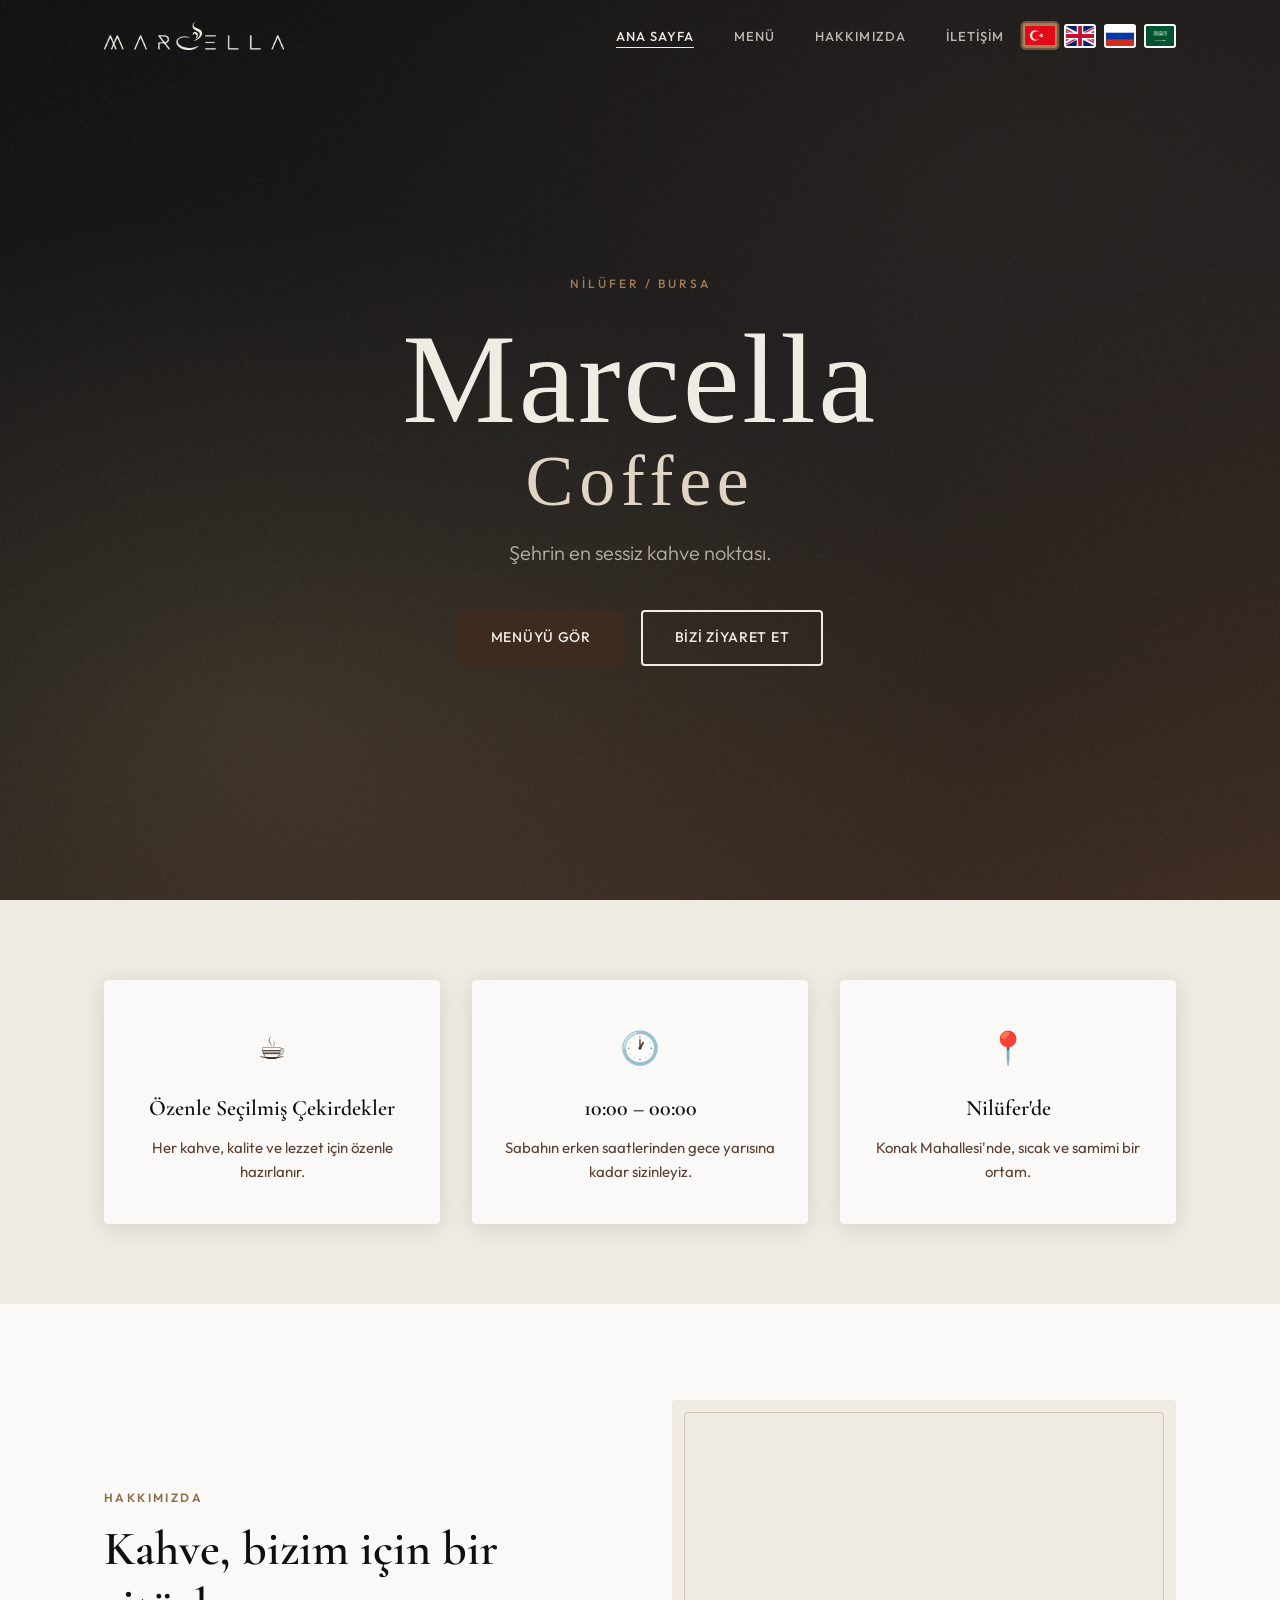
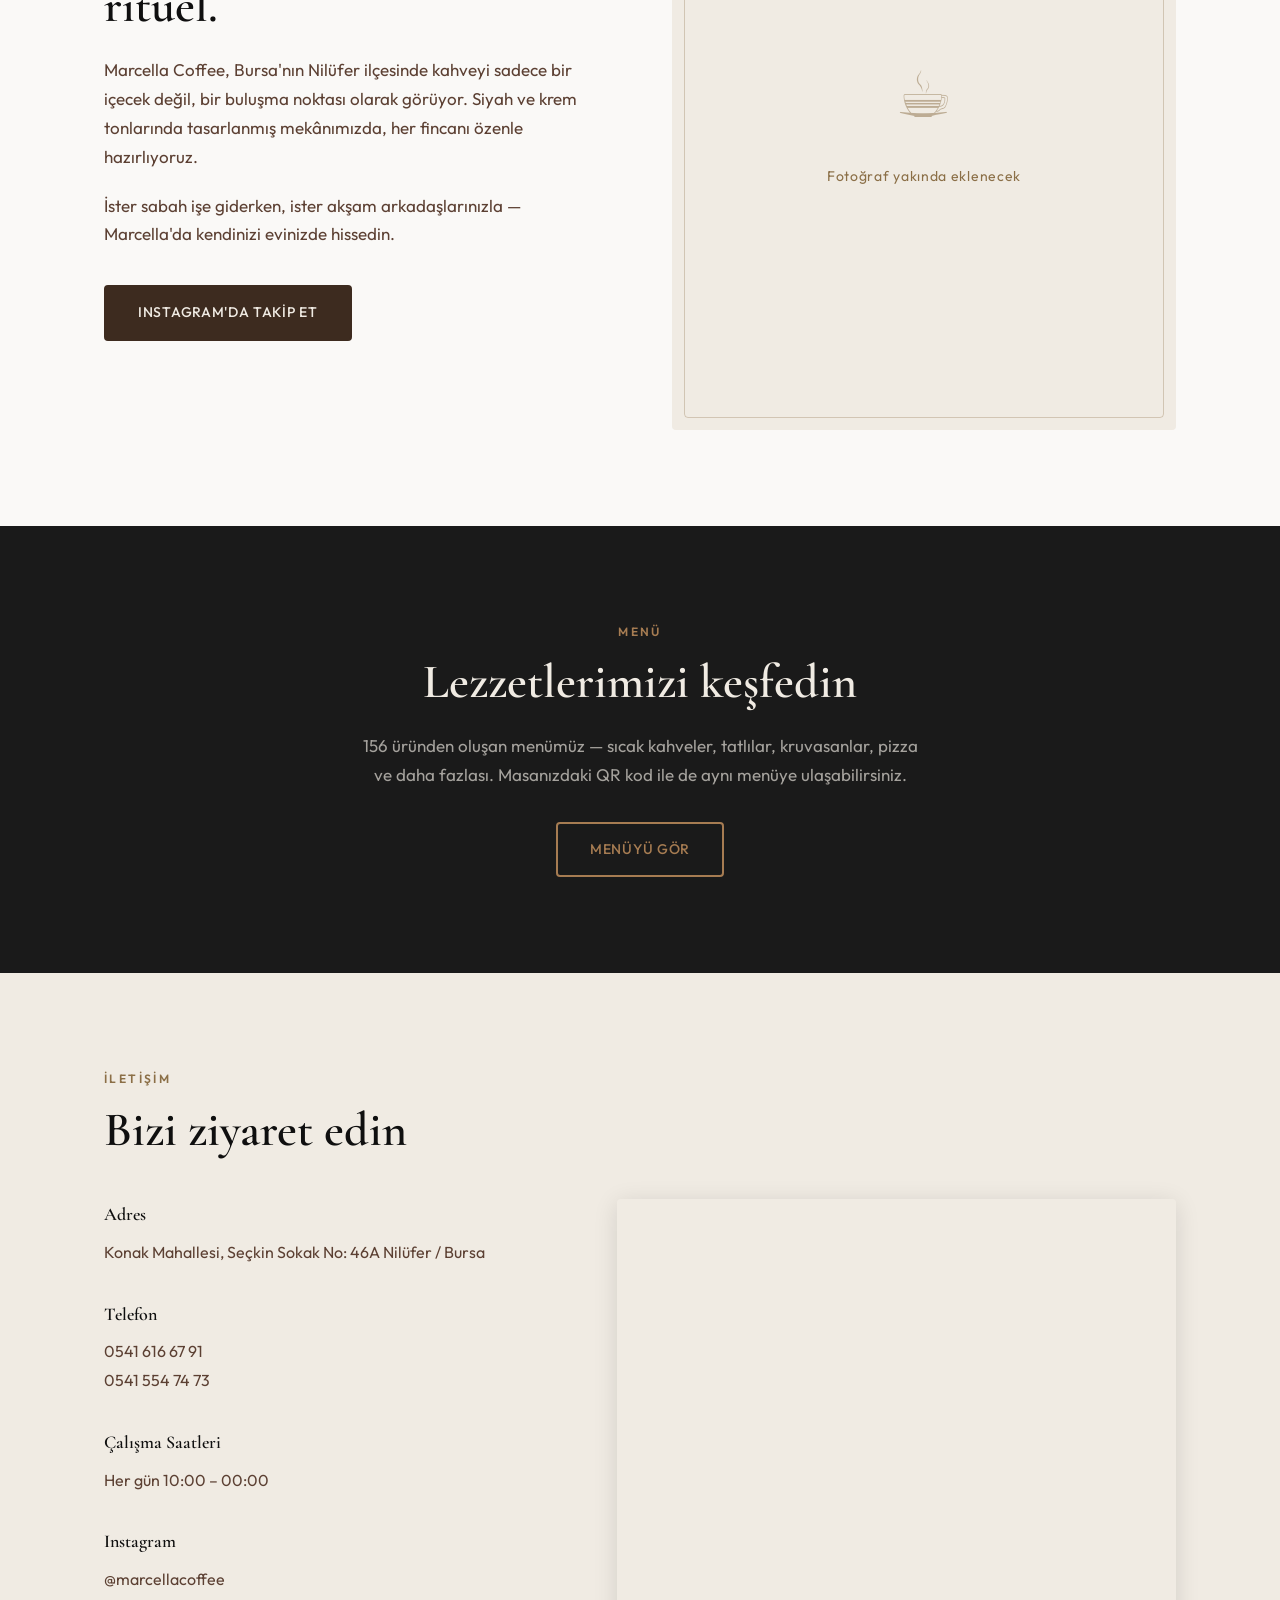
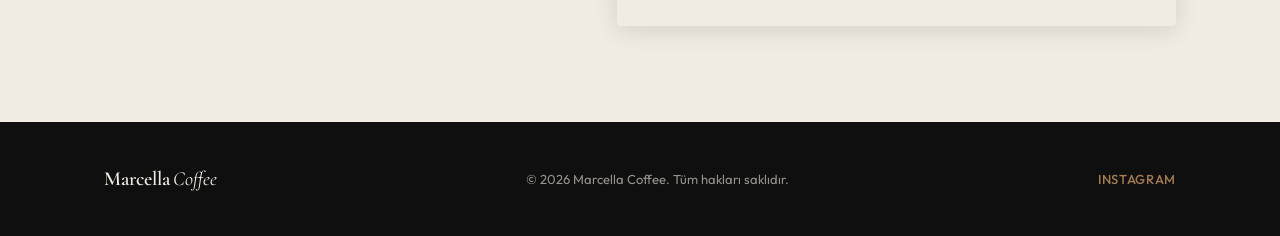
<file: index.html>
<!DOCTYPE html>

<html lang="tr">

<head>

  <meta charset="UTF-8">

  <meta name="viewport" content="width=device-width, initial-scale=1.0">

  <meta name="description" content="Marcella Coffee — Bursa Nilüfer'de özenle hazırlanan kahve deneyimi.">

  <title>Marcella Coffee | Bursa</title>

  <link rel="preconnect" href="https://fonts.googleapis.com">

  <link rel="preconnect" href="https://fonts.gstatic.com" crossorigin>

  <link href="https://fonts.googleapis.com/css2?family=Cormorant+Garamond:ital,wght@0,400;0,600;1,400&family=Outfit:wght@300;400;500;600&display=swap" rel="stylesheet">

  <link href="https://fonts.cdnfonts.com/css/corleone" rel="stylesheet">

  <link rel="stylesheet" href="css/style.css">

</head>

<body data-page="index">



  <header class="header" id="header">

    <nav class="nav container">

      <a href="index.html" class="nav__logo" data-i18n-aria="nav.logo">

        <img src="images/logo-white.png" alt="Marcella" class="nav__logo-img" width="160" height="40">

      </a>



      <button class="nav__toggle" id="nav-toggle" data-i18n-aria="nav.open">

        <span></span>

        <span></span>

        <span></span>

      </button>



      <ul class="nav__menu" id="nav-menu">

        <li><a href="#anasayfa" class="nav__link active" data-i18n="nav.home">Ana Sayfa</a></li>

        <li><a href="menu.html" class="nav__link" data-i18n="nav.menu">Menü</a></li>

        <li><a href="#hakkimizda" class="nav__link" data-i18n="nav.about">Hakkımızda</a></li>

        <li><a href="#iletisim" class="nav__link" data-i18n="nav.contact">İletişim</a></li>

      </ul>

    </nav>

  </header>



  <main>



    <section class="hero" id="anasayfa">

      <div class="hero__overlay"></div>

      <div class="hero__content container">

        <p class="hero__tagline" data-i18n="hero.tagline">Nilüfer / Bursa</p>

        <h1 class="hero__title">

          <span class="hero__title-line hero__title-line--main">

            <span class="hero__title-m">M</span>arcella

          </span>

          <span class="hero__title-line hero__title-line--sub">Coffee</span>

        </h1>

        <p class="hero__subtitle" data-i18n="hero.subtitle">Şehrin en sessiz kahve noktası.</p>

        <div class="hero__actions">

          <a href="menu.html" class="btn btn--primary" data-i18n="hero.ctaMenu">Menüyü Gör</a>

          <a href="#iletisim" class="btn btn--outline" data-i18n="hero.ctaVisit">Bizi Ziyaret Et</a>

        </div>

      </div>

    </section>



    <section class="features">

      <div class="container features__grid">

        <article class="feature-card">

          <div class="feature-card__icon">☕</div>

          <h3 data-i18n="features.beans.title">Özenle Seçilmiş Çekirdekler</h3>

          <p data-i18n="features.beans.text">Her kahve, kalite ve lezzet için özenle hazırlanır.</p>

        </article>

        <article class="feature-card">

          <div class="feature-card__icon">🕐</div>

          <h3 data-i18n="features.hours.title">10:00 – 00:00</h3>

          <p data-i18n="features.hours.text">Sabahın erken saatlerinden gece yarısına kadar sizinleyiz.</p>

        </article>

        <article class="feature-card">

          <div class="feature-card__icon">📍</div>

          <h3 data-i18n="features.location.title">Nilüfer'de</h3>

          <p data-i18n="features.location.text">Konak Mahallesi'nde, sıcak ve samimi bir ortam.</p>

        </article>

      </div>

    </section>



    <section class="about" id="hakkimizda">

      <div class="container about__inner">

        <div class="about__text">

          <span class="section-label" data-i18n="about.label">Hakkımızda</span>

          <h2 class="section-title" data-i18n="about.title">Kahve, bizim için bir ritüel.</h2>

          <p data-i18n="about.p1">

            Marcella Coffee, Bursa'nın Nilüfer ilçesinde kahveyi sadece bir içecek değil,

            bir buluşma noktası olarak görüyor. Siyah ve krem tonlarında tasarlanmış

            mekânımızda, her fincanı özenle hazırlıyoruz.

          </p>

          <p data-i18n="about.p2">

            İster sabah işe giderken, ister akşam arkadaşlarınızla — Marcella'da

            kendinizi evinizde hissedin.

          </p>

          <a href="https://instagram.com/marcellacoffee" target="_blank" rel="noopener" class="btn btn--primary" data-i18n="about.cta">

            Instagram'da Takip Et

          </a>

        </div>

        <div class="about__visual">

          <div class="about__frame">

            <div class="about__placeholder">

              <span>☕</span>

              <p data-i18n="about.photoSoon">Fotoğraf yakında eklenecek</p>

            </div>

          </div>

        </div>

      </div>

    </section>



    <section class="menu-preview">

      <div class="container menu-preview__inner">

        <span class="section-label" data-i18n="menuPreview.label">Menü</span>

        <h2 class="section-title" data-i18n="menuPreview.title">Lezzetlerimizi keşfedin</h2>

        <p class="menu-preview__text" data-i18n="menuPreview.text">

          156 üründen oluşan menümüz — sıcak kahveler, tatlılar, kruvasanlar,

          pizza ve daha fazlası. Masanızdaki QR kod ile de aynı menüye ulaşabilirsiniz.

        </p>

        <a href="menu.html" class="btn btn--outline" data-i18n="menuPreview.cta">Menüyü Gör</a>

      </div>

    </section>



    <section class="contact" id="iletisim">

      <div class="container">

        <span class="section-label" data-i18n="contact.label">İletişim</span>

        <h2 class="section-title" data-i18n="contact.title">Bizi ziyaret edin</h2>



        <div class="contact__grid">

          <div class="contact__info">

            <div class="contact__item">

              <h4 data-i18n="contact.addressLabel">Adres</h4>

              <p data-i18n="contact.address">

                Konak Mahallesi, Seçkin Sokak No: 46A

                Nilüfer / Bursa

              </p>

            </div>

            <div class="contact__item">

              <h4 data-i18n="contact.phone">Telefon</h4>

              <p>

                <a href="tel:+905416166791">0541 616 67 91</a><br>

                <a href="tel:+905415547473">0541 554 74 73</a>

              </p>

            </div>

            <div class="contact__item">

              <h4 data-i18n="contact.hours">Çalışma Saatleri</h4>

              <p data-i18n="contact.hoursValue">Her gün 10:00 – 00:00</p>

            </div>

            <div class="contact__item">

              <h4 data-i18n="contact.instagram">Instagram</h4>

              <p>

                <a href="https://instagram.com/marcellacoffee" target="_blank" rel="noopener">

                  @marcellacoffee

                </a>

              </p>

            </div>

          </div>



          <div class="contact__map">

            <iframe

              data-i18n-title="contact.mapTitle"

              title="Marcella Coffee konumu"

              src="https://www.google.com/maps?q=Konak+Mahallesi+Seçkin+Sokak+46A+Nilüfer+Bursa&output=embed"

              loading="lazy"

              referrerpolicy="no-referrer-when-downgrade"

              allowfullscreen>

            </iframe>

          </div>

        </div>

      </div>

    </section>



  </main>



  <footer class="footer">

    <div class="container footer__inner">

      <p class="footer__logo">Marcella<span>Coffee</span></p>

      <p class="footer__copy" data-i18n="footer.rights">&copy; 2026 Marcella Coffee. Tüm hakları saklıdır.</p>

      <a href="https://instagram.com/marcellacoffee" target="_blank" rel="noopener" class="footer__social" aria-label="Instagram">

        Instagram

      </a>

    </div>

  </footer>



  <script src="js/i18n.js"></script>

  <script src="js/main.js"></script>

</body>

</html>
</file>
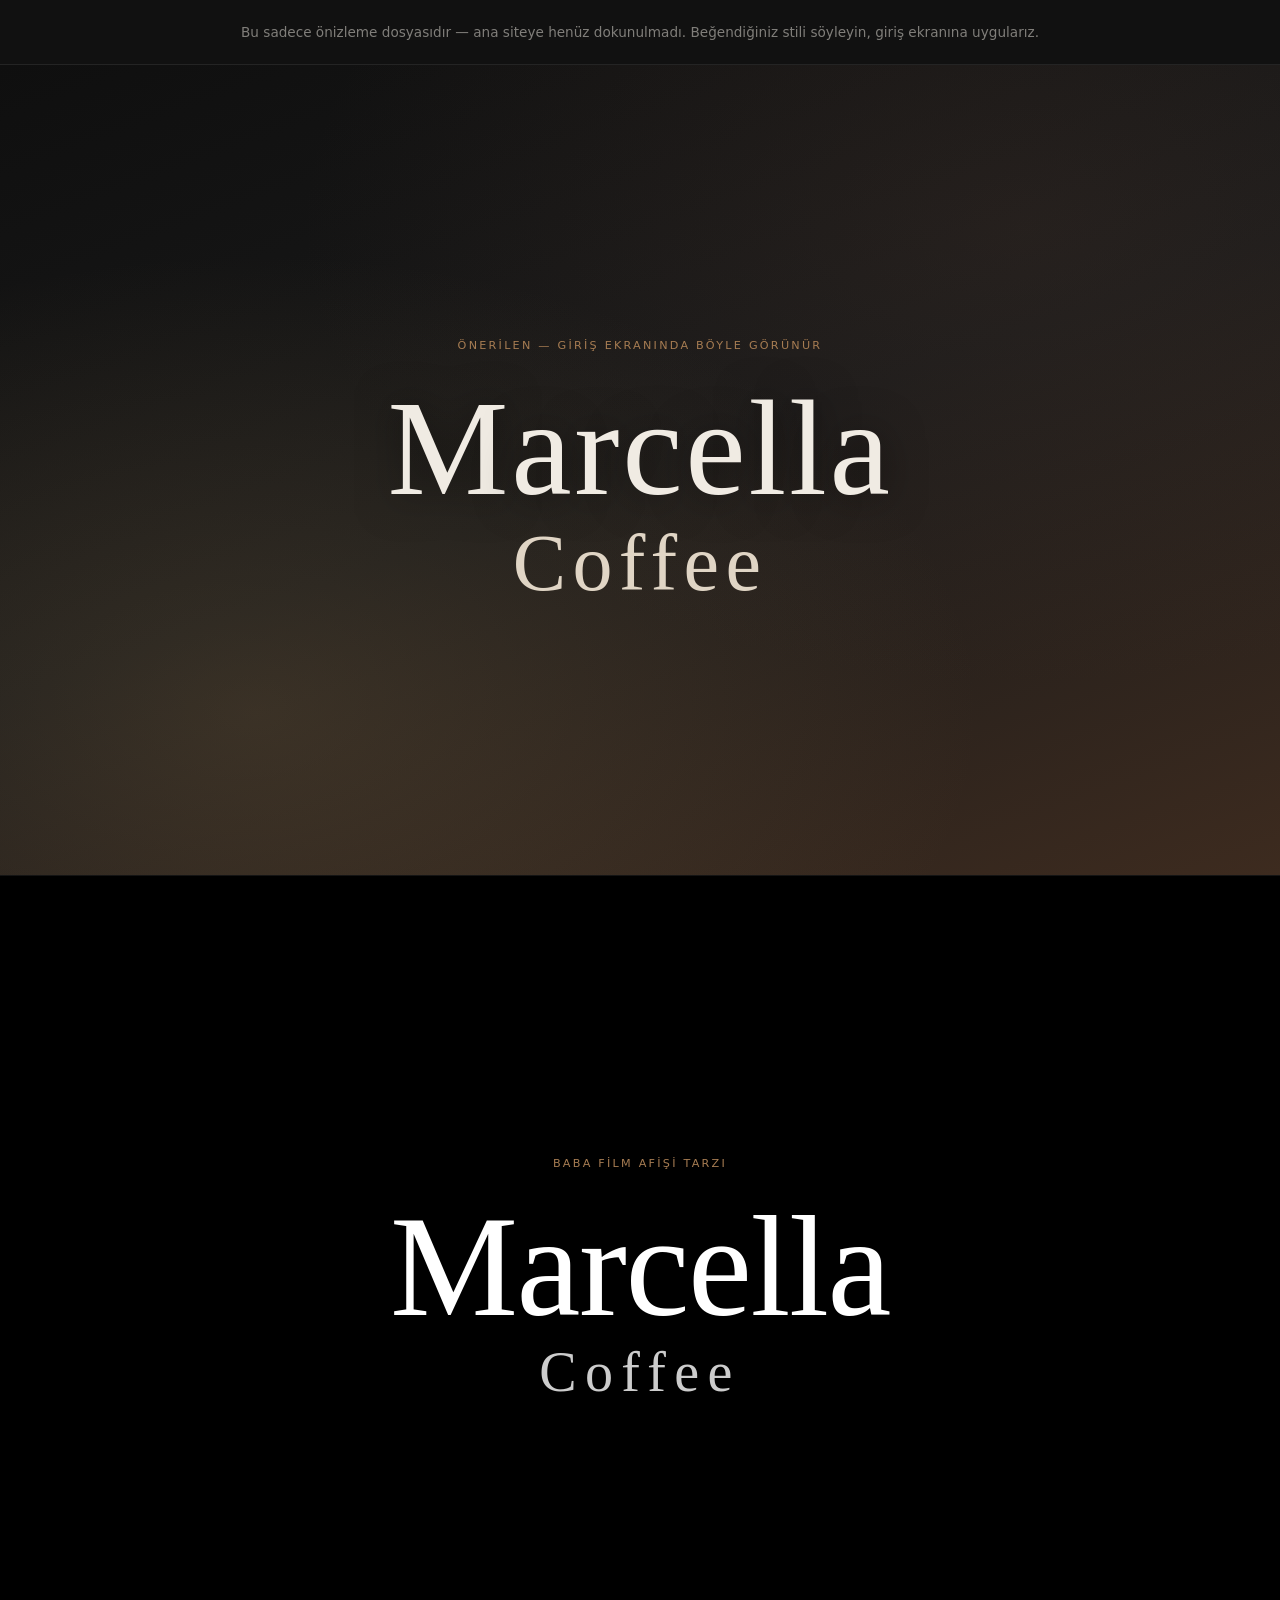
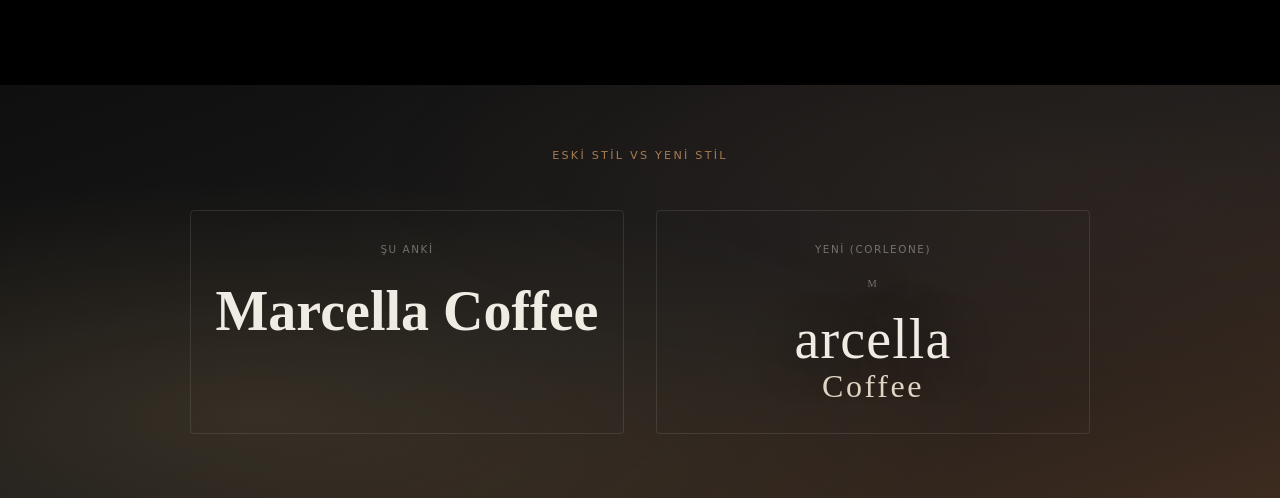
<file: preview-logo.html>
<!DOCTYPE html>
<html lang="tr">
<head>
  <meta charset="UTF-8">
  <meta name="viewport" content="width=device-width, initial-scale=1.0">
  <title>Marcella Coffee — Logo Önizleme</title>
  <link href="https://fonts.cdnfonts.com/css/corleone" rel="stylesheet">
  <link href="https://fonts.cdnfonts.com/css/the-godfather" rel="stylesheet">
  <style>
    * { box-sizing: border-box; margin: 0; padding: 0; }

    body {
      min-height: 100vh;
      background: #111;
      color: #f0ebe3;
      font-family: system-ui, sans-serif;
    }

    .note {
      text-align: center;
      padding: 1.5rem;
      font-size: 0.85rem;
      color: rgba(240, 235, 227, 0.5);
      border-bottom: 1px solid rgba(255,255,255,0.08);
    }

    .preview-block {
      min-height: 90vh;
      display: flex;
      flex-direction: column;
      align-items: center;
      justify-content: center;
      padding: 3rem 1.5rem;
      position: relative;
      overflow: hidden;
    }

    /* Site giriş ekranıyla aynı arka plan */
    .preview-block--hero {
      background-color: #0f0f0f;
      background-image:
        radial-gradient(ellipse at 20% 80%, rgba(139, 111, 71, 0.25) 0%, transparent 50%),
        radial-gradient(ellipse at 80% 20%, rgba(92, 64, 51, 0.2) 0%, transparent 50%),
        linear-gradient(160deg, #0f0f0f 0%, #1a1a1a 50%, #3d2b1f 100%);
    }

    .preview-block--poster {
      background: #000;
      border-top: 1px solid rgba(255,255,255,0.08);
    }

    .label {
      font-size: 0.7rem;
      letter-spacing: 0.2em;
      text-transform: uppercase;
      color: #a67c52;
      margin-bottom: 2rem;
    }

    /* Seçenek 1: Corleone — Baba afişine en yakın */
    .logo-corleone {
      text-align: center;
      line-height: 0.95;
    }

    .logo-corleone .line-main {
      font-family: 'Corleone', serif;
      font-size: clamp(3.5rem, 14vw, 8.5rem);
      font-weight: 400;
      color: #f0ebe3;
      letter-spacing: 0.02em;
      text-shadow: 0 2px 40px rgba(0,0,0,0.5);
    }

    .logo-corleone .letter-m {
      font-family: 'Corleone Due', serif;
    }

    .logo-corleone .line-sub {
      font-family: 'Corleone Due', serif;
      font-size: clamp(2rem, 8vw, 5rem);
      font-weight: 400;
      color: #e0d5c5;
      letter-spacing: 0.08em;
      margin-top: 0.15em;
    }

    /* Seçenek 2: The Godfather font */
    .logo-godfather {
      font-family: 'The Godfather', serif;
      font-size: clamp(2.8rem, 11vw, 7rem);
      text-align: center;
      color: #f0ebe3;
      line-height: 1.1;
      letter-spacing: 0.03em;
    }

    /* Baba afişi tarzı — tek satır büyük */
    .logo-poster {
      text-align: center;
    }

    .logo-poster .title {
      font-family: 'Corleone', serif;
      font-size: clamp(4rem, 16vw, 9rem);
      color: #fff;
      line-height: 0.9;
      letter-spacing: -0.01em;
    }

    .logo-poster .letter-m {
      font-family: 'Corleone Due', serif;
    }

    .logo-poster .subtitle-small {
      font-family: 'Corleone Due', serif;
      font-size: clamp(1.8rem, 6vw, 3.5rem);
      color: #ccc;
      margin-top: 0.5rem;
      letter-spacing: 0.15em;
    }

    .compare {
      display: grid;
      grid-template-columns: 1fr 1fr;
      gap: 2rem;
      width: 100%;
      max-width: 900px;
      margin-top: 1rem;
    }

    .compare-item {
      text-align: center;
      padding: 2rem 1rem;
      border: 1px solid rgba(255,255,255,0.1);
      border-radius: 4px;
    }

    .compare-item span {
      display: block;
      font-size: 0.65rem;
      letter-spacing: 0.15em;
      text-transform: uppercase;
      color: rgba(240,235,227,0.4);
      margin-bottom: 1.5rem;
    }

    .old-style {
      font-family: 'Cormorant Garamond', Georgia, serif;
      font-size: clamp(2rem, 6vw, 3.5rem);
      font-weight: 600;
      color: #f0ebe3;
    }

    @import url('https://fonts.googleapis.com/css2?family=Cormorant+Garamond:wght@600&display=swap');

    @media (max-width: 600px) {
      .compare { grid-template-columns: 1fr; }
    }
  </style>
</head>
<body>

  <p class="note">
    Bu sadece önizleme dosyasıdır — ana siteye henüz dokunulmadı.
    Beğendiğiniz stili söyleyin, giriş ekranına uygularız.
  </p>

  <!-- Önerilen: Site giriş ekranı üzerinde -->
  <section class="preview-block preview-block--hero">
    <span class="label">Önerilen — Giriş ekranında böyle görünür</span>

    <div class="logo-corleone">
      <div class="line-main"><span class="letter-m">M</span>arcella</div>
      <div class="line-sub">Coffee</div>
    </div>
  </section>

  <!-- Baba afişi tarzı siyah zemin -->
  <section class="preview-block preview-block--poster">
    <span class="label">Baba film afişi tarzı</span>

    <div class="logo-poster">
      <div class="title"><span class="letter-m">M</span>arcella</div>
      <div class="subtitle-small">Coffee</div>
    </div>
  </section>

  <!-- Karşılaştırma -->
  <section class="preview-block preview-block--hero" style="min-height: auto; padding: 4rem 1.5rem;">
    <span class="label">Eski stil vs Yeni stil</span>
    <div class="compare">
      <div class="compare-item">
        <span>Şu anki</span>
        <p class="old-style">Marcella Coffee</p>
      </div>
      <div class="compare-item">
        <span>Yeni (Corleone)</span>
        <div class="logo-corleone">
          <div class="line-main" style="font-size: clamp(2rem, 8vw, 3.5rem);"><span class="letter-m">M</span>arcella</div>
          <div class="line-sub" style="font-size: clamp(1.2rem, 5vw, 2rem);">Coffee</div>
        </div>
      </div>
    </div>
  </section>

</body>
</html>
</file>
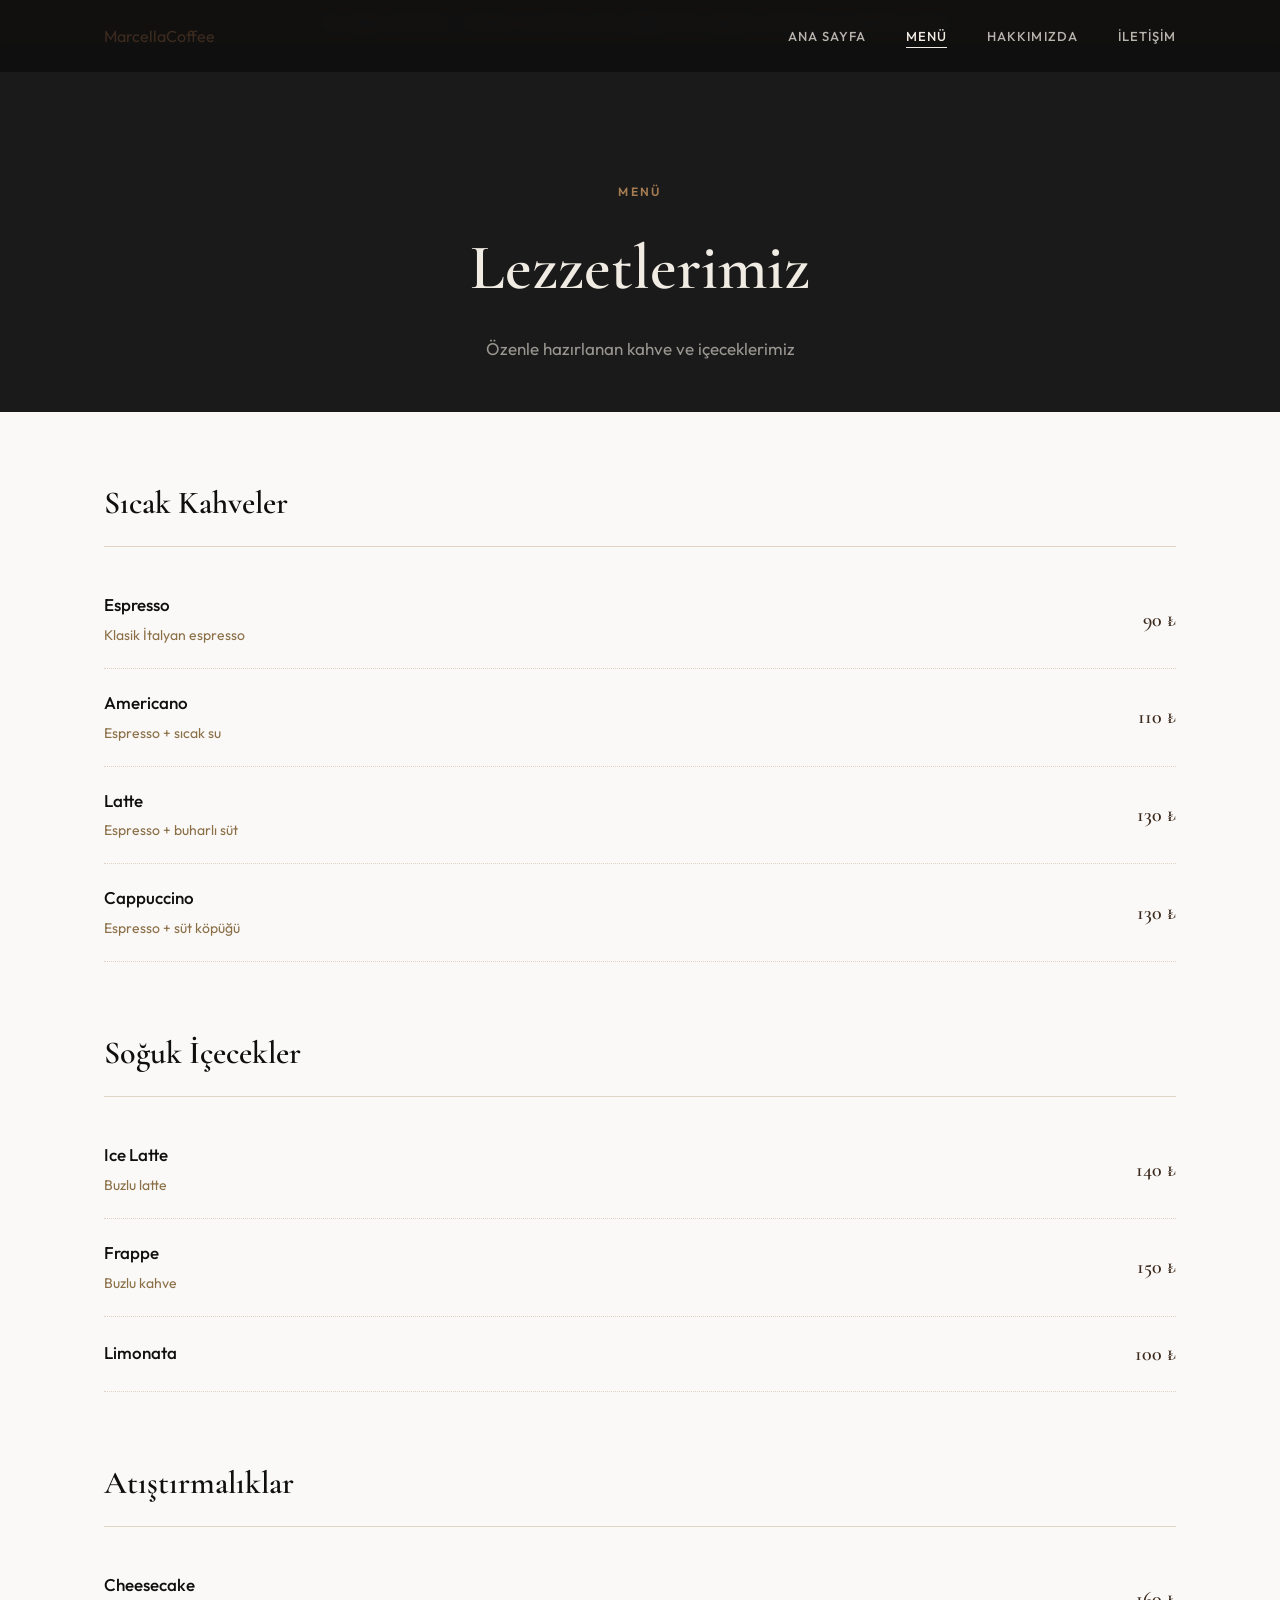
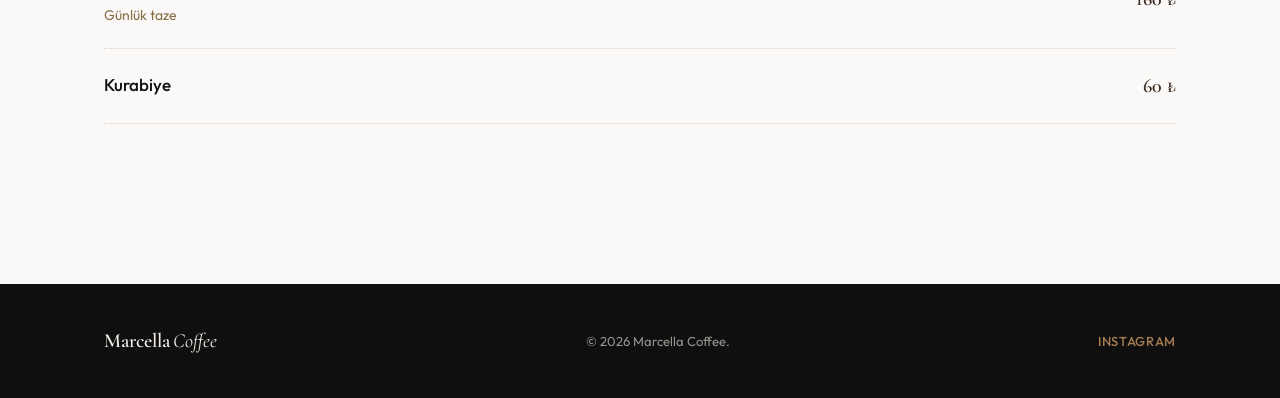
<file: preview-menu.html>
<!DOCTYPE html>
<html lang="tr">
<head>
  <meta charset="UTF-8">
  <meta name="viewport" content="width=device-width, initial-scale=1.0">
  <title>Menü Önizleme | Marcella Coffee</title>
  <link rel="preconnect" href="https://fonts.googleapis.com">
  <link rel="preconnect" href="https://fonts.gstatic.com" crossorigin>
  <link href="https://fonts.googleapis.com/css2?family=Cormorant+Garamond:ital,wght@0,400;0,600;1,400&family=Outfit:wght@300;400;500;600&display=swap" rel="stylesheet">
  <link rel="stylesheet" href="css/style.css">
  <style>
    .preview-banner {
      background: #3d2b1f;
      color: #f0ebe3;
      text-align: center;
      padding: 0.75rem 1rem;
      font-size: 0.8rem;
      letter-spacing: 0.05em;
    }
    .header { background-color: rgba(15, 15, 15, 0.95); }
    .header.scrolled { box-shadow: none; }
  </style>
</head>
<body>

  <p class="preview-banner">
    Bu sadece önizleme — fiyatlar ve ürünler örnek. Beğenirseniz gerçek menünüzü aynı düzene koyarız.
  </p>

  <header class="header scrolled" id="header">
    <nav class="nav container">
      <a href="index.html" class="nav__logo">Marcella<span>Coffee</span></a>
      <ul class="nav__menu" id="nav-menu" style="display:flex;">
        <li><a href="index.html" class="nav__link">Ana Sayfa</a></li>
        <li><a href="menu.html" class="nav__link active">Menü</a></li>
        <li><a href="index.html#hakkimizda" class="nav__link">Hakkımızda</a></li>
        <li><a href="index.html#iletisim" class="nav__link">İletişim</a></li>
      </ul>
    </nav>
  </header>

  <main>
    <!-- Üst kısım — koyu arka plan -->
    <section class="page-hero">
      <div class="container">
        <span class="section-label">Menü</span>
        <h1 class="page-hero__title">Lezzetlerimiz</h1>
        <p class="page-hero__subtitle">Özenle hazırlanan kahve ve içeceklerimiz</p>
      </div>
    </section>

    <!-- Menü listesi — açık arka plan -->
    <section class="menu-section">
      <div class="container">

        <article class="menu-category">
          <h2 class="menu-category__title">Sıcak Kahveler</h2>
          <ul class="menu-list">
            <li class="menu-item">
              <div class="menu-item__info">
                <span class="menu-item__name">Espresso</span>
                <span class="menu-item__desc">Klasik İtalyan espresso</span>
              </div>
              <span class="menu-item__price">90 ₺</span>
            </li>
            <li class="menu-item">
              <div class="menu-item__info">
                <span class="menu-item__name">Americano</span>
                <span class="menu-item__desc">Espresso + sıcak su</span>
              </div>
              <span class="menu-item__price">110 ₺</span>
            </li>
            <li class="menu-item">
              <div class="menu-item__info">
                <span class="menu-item__name">Latte</span>
                <span class="menu-item__desc">Espresso + buharlı süt</span>
              </div>
              <span class="menu-item__price">130 ₺</span>
            </li>
            <li class="menu-item">
              <div class="menu-item__info">
                <span class="menu-item__name">Cappuccino</span>
                <span class="menu-item__desc">Espresso + süt köpüğü</span>
              </div>
              <span class="menu-item__price">130 ₺</span>
            </li>
          </ul>
        </article>

        <article class="menu-category">
          <h2 class="menu-category__title">Soğuk İçecekler</h2>
          <ul class="menu-list">
            <li class="menu-item">
              <div class="menu-item__info">
                <span class="menu-item__name">Ice Latte</span>
                <span class="menu-item__desc">Buzlu latte</span>
              </div>
              <span class="menu-item__price">140 ₺</span>
            </li>
            <li class="menu-item">
              <div class="menu-item__info">
                <span class="menu-item__name">Frappe</span>
                <span class="menu-item__desc">Buzlu kahve</span>
              </div>
              <span class="menu-item__price">150 ₺</span>
            </li>
            <li class="menu-item">
              <div class="menu-item__info">
                <span class="menu-item__name">Limonata</span>
              </div>
              <span class="menu-item__price">100 ₺</span>
            </li>
          </ul>
        </article>

        <article class="menu-category">
          <h2 class="menu-category__title">Atıştırmalıklar</h2>
          <ul class="menu-list">
            <li class="menu-item">
              <div class="menu-item__info">
                <span class="menu-item__name">Cheesecake</span>
                <span class="menu-item__desc">Günlük taze</span>
              </div>
              <span class="menu-item__price">160 ₺</span>
            </li>
            <li class="menu-item">
              <div class="menu-item__info">
                <span class="menu-item__name">Kurabiye</span>
              </div>
              <span class="menu-item__price">60 ₺</span>
            </li>
          </ul>
        </article>

      </div>
    </section>
  </main>

  <footer class="footer">
    <div class="container footer__inner">
      <p class="footer__logo">Marcella<span>Coffee</span></p>
      <p class="footer__copy">&copy; 2026 Marcella Coffee.</p>
      <a href="https://instagram.com/marcellacoffee" target="_blank" rel="noopener" class="footer__social">Instagram</a>
    </div>
  </footer>

</body>
</html>
</file>
<file: css/style.css>
/* ============================================
   Marcella Coffee — Renk Paleti
   Siyah / Beyaz / Kahve / Krem
   ============================================ */
:root {
  --black: #0f0f0f;
  --black-soft: #1a1a1a;
  --white: #faf9f7;
  --cream: #f0ebe3;
  --cream-dark: #e0d5c5;
  --coffee: #3d2b1f;
  --coffee-mid: #5c4033;
  --coffee-light: #8b6f47;
  --coffee-accent: #a67c52;

  --font-display: 'Cormorant Garamond', Georgia, serif;
  --font-body: 'Outfit', system-ui, sans-serif;

  --header-height: 72px;
  --transition: 0.3s ease;
  --radius: 4px;
  --shadow: 0 4px 24px rgba(15, 15, 15, 0.12);
}

/* Reset & Base */
*, *::before, *::after {
  box-sizing: border-box;
  margin: 0;
  padding: 0;
}

html {
  scroll-behavior: smooth;
  scroll-padding-top: var(--header-height);
}

body {
  font-family: var(--font-body);
  font-weight: 400;
  font-size: 1rem;
  line-height: 1.7;
  color: var(--coffee);
  background-color: var(--white);
  -webkit-font-smoothing: antialiased;
}

img {
  max-width: 100%;
  display: block;
}

a {
  color: inherit;
  text-decoration: none;
  transition: color var(--transition);
}

ul {
  list-style: none;
}

.container {
  width: 100%;
  max-width: 1120px;
  margin: 0 auto;
  padding: 0 1.5rem;
}

/* Typography */
.section-label {
  display: block;
  font-size: 0.75rem;
  font-weight: 600;
  letter-spacing: 0.2em;
  text-transform: uppercase;
  color: var(--coffee-light);
  margin-bottom: 0.75rem;
}

.section-title {
  font-family: var(--font-display);
  font-size: clamp(2rem, 5vw, 3rem);
  font-weight: 600;
  color: var(--black);
  line-height: 1.2;
  margin-bottom: 1.25rem;
}

/* Buttons */
.btn {
  display: inline-block;
  padding: 0.875rem 2rem;
  font-family: var(--font-body);
  font-size: 0.875rem;
  font-weight: 500;
  letter-spacing: 0.05em;
  text-transform: uppercase;
  border-radius: var(--radius);
  border: 2px solid transparent;
  cursor: pointer;
  transition: all var(--transition);
}

.btn--primary {
  background-color: var(--coffee);
  color: var(--cream);
  border-color: var(--coffee);
}

.btn--primary:hover {
  background-color: var(--coffee-mid);
  border-color: var(--coffee-mid);
  color: var(--white);
}

.btn--outline {
  background-color: transparent;
  color: var(--cream);
  border-color: var(--cream);
}

.btn--outline:hover {
  background-color: var(--cream);
  color: var(--coffee);
}

/* ============================================
   Header & Navigation
   ============================================ */
.header {
  position: fixed;
  top: 0;
  left: 0;
  width: 100%;
  height: var(--header-height);
  z-index: 100;
  transition: background-color var(--transition), box-shadow var(--transition);
}

.header.scrolled {
  background-color: rgba(15, 15, 15, 0.95);
  backdrop-filter: blur(8px);
  box-shadow: var(--shadow);
}

.nav {
  display: flex;
  align-items: center;
  justify-content: space-between;
  height: 100%;
}

.nav__logo {
  display: flex;
  align-items: center;
  line-height: 0;
}

.nav__logo-img {
  display: block;
  height: 38px;
  width: auto;
  max-width: 180px;
  object-fit: contain;
  transition: opacity var(--transition);
}

.nav__logo:hover .nav__logo-img {
  opacity: 1;
}

.nav__menu {
  display: flex;
  gap: 2.5rem;
  margin-left: auto;
}

/* Language switcher */
.lang-switcher {
  display: flex;
  align-items: center;
  gap: 0.5rem;
  margin-left: 1.25rem;
}

.lang-switcher__btn {
  display: block;
  width: 2rem;
  height: 1.45rem;
  padding: 0;
  border: 2px solid rgba(255, 255, 255, 0.35);
  border-radius: 3px;
  background: #fff;
  cursor: pointer;
  overflow: hidden;
  transition: border-color var(--transition), box-shadow var(--transition), transform var(--transition);
  flex-shrink: 0;
}

.lang-switcher__flag {
  display: block;
  width: 100%;
  height: 100%;
  object-fit: cover;
  pointer-events: none;
}

.lang-switcher__btn:hover {
  border-color: #fff;
  transform: scale(1.08);
}

.lang-switcher__btn--active {
  border-color: var(--coffee-accent);
  box-shadow: 0 0 0 2px rgba(166, 124, 82, 0.6);
  transform: scale(1.08);
}

.nav__link {
  font-size: 0.8125rem;
  font-weight: 500;
  letter-spacing: 0.08em;
  text-transform: uppercase;
  color: rgba(240, 235, 227, 0.75);
  position: relative;
}

.nav__link::after {
  content: '';
  position: absolute;
  bottom: -4px;
  left: 0;
  width: 0;
  height: 1px;
  background-color: var(--cream);
  transition: width var(--transition);
}

.nav__link:hover,
.nav__link.active {
  color: var(--cream);
}

.nav__link:hover::after,
.nav__link.active::after {
  width: 100%;
}

.nav__toggle {
  display: none;
  flex-direction: column;
  gap: 5px;
  background: none;
  border: none;
  cursor: pointer;
  padding: 4px;
}

.nav__toggle span {
  display: block;
  width: 24px;
  height: 2px;
  background-color: var(--cream);
  transition: all var(--transition);
}

/* ============================================
   Hero
   ============================================ */
.hero {
  position: relative;
  min-height: 100vh;
  display: flex;
  align-items: center;
  justify-content: center;
  background-color: var(--black);
  background-image:
    radial-gradient(ellipse at 20% 80%, rgba(139, 111, 71, 0.25) 0%, transparent 50%),
    radial-gradient(ellipse at 80% 20%, rgba(92, 64, 51, 0.2) 0%, transparent 50%),
    linear-gradient(160deg, var(--black) 0%, var(--black-soft) 50%, var(--coffee) 100%);
  overflow: hidden;
}

.hero__overlay {
  position: absolute;
  inset: 0;
  background: url("data:image/svg+xml,%3Csvg viewBox='0 0 256 256' xmlns='http://www.w3.org/2000/svg'%3E%3Cfilter id='noise'%3E%3CfeTurbulence type='fractalNoise' baseFrequency='0.9' numOctaves='4' stitchTiles='stitch'/%3E%3C/filter%3E%3Crect width='100%25' height='100%25' filter='url(%23noise)' opacity='0.04'/%3E%3C/svg%3E");
  pointer-events: none;
}

.hero__content {
  position: relative;
  text-align: center;
  padding: calc(var(--header-height) + 2rem) 1.5rem 4rem;
}

.hero__tagline {
  font-size: 0.75rem;
  font-weight: 500;
  letter-spacing: 0.25em;
  text-transform: uppercase;
  color: var(--coffee-accent);
  margin-bottom: 1.5rem;
}

.hero__title {
  color: var(--cream);
  line-height: 0.95;
  margin-bottom: 1.25rem;
}

.hero__title-line {
  display: block;
}

.hero__title-line--main {
  font-family: 'Corleone', serif;
  font-size: clamp(3.5rem, 12vw, 8rem);
  font-weight: 400;
  letter-spacing: 0.02em;
}

.hero__title-m {
  font-family: 'Corleone Due', serif;
}

.hero__title-line--sub {
  font-family: 'Corleone Due', serif;
  font-size: clamp(2rem, 7vw, 4.5rem);
  font-weight: 400;
  color: var(--cream-dark);
  letter-spacing: 0.08em;
  margin-top: 0.1em;
}

.hero__subtitle {
  font-size: clamp(1rem, 2.5vw, 1.25rem);
  font-weight: 300;
  color: rgba(240, 235, 227, 0.7);
  max-width: 480px;
  margin: 0 auto 2.5rem;
}

.hero__actions {
  display: flex;
  gap: 1rem;
  justify-content: center;
  flex-wrap: wrap;
}

.hero__scroll {
  position: absolute;
  bottom: 2rem;
  left: 50%;
  transform: translateX(-50%);
  display: flex;
  flex-direction: column;
  align-items: center;
  gap: 0.5rem;
  color: rgba(240, 235, 227, 0.4);
  font-size: 0.6875rem;
  letter-spacing: 0.15em;
  text-transform: uppercase;
}

.hero__scroll-line {
  width: 1px;
  height: 40px;
  background: linear-gradient(to bottom, var(--coffee-accent), transparent);
  animation: scrollPulse 2s ease-in-out infinite;
}

@keyframes scrollPulse {
  0%, 100% { opacity: 0.3; transform: scaleY(0.8); }
  50% { opacity: 1; transform: scaleY(1); }
}

/* ============================================
   Features
   ============================================ */
.features {
  padding: 5rem 0;
  background-color: var(--cream);
}

.features__grid {
  display: grid;
  grid-template-columns: repeat(3, 1fr);
  gap: 2rem;
}

.feature-card {
  text-align: center;
  padding: 2.5rem 1.5rem;
  background-color: var(--white);
  border-radius: var(--radius);
  box-shadow: var(--shadow);
  transition: transform var(--transition);
}

.feature-card:hover {
  transform: translateY(-4px);
}

.feature-card__icon {
  font-size: 2rem;
  margin-bottom: 1rem;
}

.feature-card h3 {
  font-family: var(--font-display);
  font-size: 1.375rem;
  font-weight: 600;
  color: var(--black);
  margin-bottom: 0.5rem;
}

.feature-card p {
  font-size: 0.9375rem;
  color: var(--coffee-mid);
  line-height: 1.6;
}

/* ============================================
   About
   ============================================ */
.about {
  padding: 6rem 0;
  background-color: var(--white);
}

.about__inner {
  display: grid;
  grid-template-columns: 1fr 1fr;
  gap: 4rem;
  align-items: center;
}

.about__text p {
  color: var(--coffee-mid);
  margin-bottom: 1.25rem;
  font-size: 1.0625rem;
}

.about__text .btn {
  margin-top: 1rem;
}

.about__frame {
  aspect-ratio: 4 / 5;
  background-color: var(--cream);
  border-radius: var(--radius);
  overflow: hidden;
  position: relative;
}

.about__frame::before {
  content: '';
  position: absolute;
  inset: 12px;
  border: 1px solid var(--coffee-light);
  border-radius: var(--radius);
  opacity: 0.3;
  pointer-events: none;
}

.about__placeholder {
  display: flex;
  flex-direction: column;
  align-items: center;
  justify-content: center;
  height: 100%;
  color: var(--coffee-light);
  text-align: center;
  padding: 2rem;
}

.about__placeholder span {
  font-size: 4rem;
  margin-bottom: 1rem;
  opacity: 0.5;
}

.about__placeholder p {
  font-size: 0.875rem;
  letter-spacing: 0.05em;
}

/* ============================================
   Menu Preview
   ============================================ */
.menu-preview {
  padding: 6rem 0;
  background-color: var(--black-soft);
  text-align: center;
}

.menu-preview .section-label {
  color: var(--coffee-accent);
}

.menu-preview .section-title {
  color: var(--cream);
}

.menu-preview__text {
  color: rgba(240, 235, 227, 0.65);
  max-width: 560px;
  margin: 0 auto 2rem;
  font-size: 1.0625rem;
}

.menu-preview .btn--outline {
  border-color: var(--coffee-accent);
  color: var(--coffee-accent);
}

.menu-preview .btn--outline:hover {
  background-color: var(--coffee-accent);
  color: var(--black);
}

/* ============================================
   Contact
   ============================================ */
.contact {
  padding: 6rem 0;
  background-color: var(--cream);
}

.contact__grid {
  display: grid;
  grid-template-columns: 1fr 1.2fr;
  gap: 3rem;
  margin-top: 2.5rem;
}

.contact__item {
  margin-bottom: 2rem;
}

.contact__item h4 {
  font-family: var(--font-display);
  font-size: 1.125rem;
  font-weight: 600;
  color: var(--black);
  margin-bottom: 0.5rem;
}

.contact__item p {
  color: var(--coffee-mid);
  line-height: 1.8;
}

.contact__item a:hover {
  color: var(--coffee-accent);
}

.contact__map {
  border-radius: var(--radius);
  overflow: hidden;
  box-shadow: var(--shadow);
  min-height: 320px;
}

.contact__map iframe {
  width: 100%;
  height: 100%;
  min-height: 320px;
  border: 0;
}

/* ============================================
   Footer
   ============================================ */
.footer {
  padding: 2.5rem 0;
  background-color: var(--black);
  color: rgba(240, 235, 227, 0.6);
}

.footer__inner {
  display: flex;
  align-items: center;
  justify-content: space-between;
  flex-wrap: wrap;
  gap: 1rem;
}

.footer__logo {
  font-family: var(--font-display);
  font-size: 1.25rem;
  font-weight: 600;
  color: var(--cream);
}

.footer__logo span {
  font-weight: 400;
  font-style: italic;
  margin-left: 0.2rem;
}

.footer__copy {
  font-size: 0.8125rem;
}

.footer__social {
  font-size: 0.8125rem;
  font-weight: 500;
  letter-spacing: 0.05em;
  text-transform: uppercase;
  color: var(--coffee-accent);
}

.footer__social:hover {
  color: var(--cream);
}

/* ============================================
   Menu Page
   ============================================ */
.page-hero {
  padding: calc(var(--header-height) + 4rem) 0 3rem;
  background-color: var(--black-soft);
  text-align: center;
}

.page-hero .section-label {
  color: var(--coffee-accent);
}

.page-hero__title {
  font-family: var(--font-display);
  font-size: clamp(2.5rem, 6vw, 4rem);
  font-weight: 600;
  color: var(--cream);
  margin-bottom: 0.75rem;
}

.page-hero__subtitle {
  color: rgba(240, 235, 227, 0.6);
  font-size: 1.0625rem;
}

.menu-section {
  padding: 4rem 0 6rem;
  background-color: var(--white);
}

/* Kategori gezinme — QR menü için */
.menu-nav {
  position: sticky;
  top: var(--header-height);
  z-index: 50;
  display: flex;
  gap: 0.5rem;
  overflow-x: auto;
  padding: 1rem 1.5rem;
  background-color: var(--cream);
  border-bottom: 1px solid var(--cream-dark);
  -webkit-overflow-scrolling: touch;
  scrollbar-width: none;
}

.menu-nav::-webkit-scrollbar {
  display: none;
}

.menu-nav__link {
  flex-shrink: 0;
  padding: 0.5rem 1rem;
  font-size: 0.6875rem;
  font-weight: 600;
  letter-spacing: 0.08em;
  text-transform: uppercase;
  color: var(--coffee-mid);
  background-color: var(--white);
  border: 1px solid var(--cream-dark);
  border-radius: 100px;
  transition: all var(--transition);
  white-space: nowrap;
}

.menu-nav__link:hover {
  color: var(--cream);
  background-color: var(--coffee);
  border-color: var(--coffee);
}

.menu-loading,
.menu-error {
  text-align: center;
  color: var(--coffee-light);
  padding: 3rem 1rem;
}

.menu-item--no-photo .menu-item__body {
  padding-left: 0;
}

.menu-coming-soon {
  text-align: center;
  max-width: 480px;
  margin: 2rem auto 4rem;
  padding: 4rem 2rem;
  background-color: var(--cream);
  border-radius: var(--radius);
}

.menu-coming-soon__icon {
  font-size: 3rem;
  margin-bottom: 1.5rem;
  opacity: 0.6;
}

.menu-coming-soon h2 {
  font-family: var(--font-display);
  font-size: 2rem;
  color: var(--black);
  margin-bottom: 1rem;
}

.menu-coming-soon p {
  color: var(--coffee-mid);
  margin-bottom: 2rem;
  line-height: 1.7;
}

/* Menü listesi yapısı (ileride kullanılacak) */
.menu-category {
  margin-bottom: 4rem;
}

.menu-category__title {
  font-family: var(--font-display);
  font-size: 2rem;
  font-weight: 600;
  color: var(--black);
  padding-bottom: 1rem;
  margin-bottom: 1.5rem;
  border-bottom: 1px solid var(--cream-dark);
}

.menu-list {
  display: flex;
  flex-direction: column;
  gap: 0;
}

.menu-item {
  display: flex;
  justify-content: space-between;
  align-items: center;
  gap: 1rem;
  padding: 1.25rem 0;
  border-bottom: 1px dotted var(--cream-dark);
}

.menu-item__photo {
  flex-shrink: 0;
  width: 80px;
  height: 80px;
  border-radius: var(--radius);
  overflow: hidden;
  background-color: var(--cream);
  box-shadow: 0 2px 12px rgba(15, 15, 15, 0.08);
  border: none;
  padding: 0;
  cursor: pointer;
  position: relative;
  -webkit-tap-highlight-color: transparent;
}

.menu-item__photo::after {
  content: '⊕';
  position: absolute;
  inset: 0;
  display: flex;
  align-items: center;
  justify-content: center;
  background: rgba(15, 15, 15, 0.35);
  color: var(--cream);
  font-size: 1.25rem;
  opacity: 0;
  transition: opacity var(--transition);
}

.menu-item__photo:active::after,
.menu-item__photo:focus-visible::after {
  opacity: 1;
}

@media (hover: hover) {
  .menu-item__photo:hover::after {
    opacity: 1;
  }
}

.menu-item__photo img {
  width: 100%;
  height: 100%;
  object-fit: cover;
}

.menu-item__body {
  flex: 1;
  display: flex;
  justify-content: space-between;
  align-items: center;
  gap: 1rem;
  min-width: 0;
}

.menu-item__info {
  display: flex;
  flex-direction: column;
  gap: 0.25rem;
}

.menu-item__name {
  font-weight: 500;
  color: var(--black);
  font-size: 1.0625rem;
}

.menu-item__name-row {
  display: flex;
  align-items: center;
  flex-wrap: wrap;
  gap: 0.35rem 0.5rem;
}

.menu-item__allergens {
  display: inline-flex;
  align-items: center;
  gap: 0.2rem;
}

.allergen-badge {
  display: inline-flex;
  align-items: center;
  justify-content: center;
  font-size: 0.85rem;
  line-height: 1;
  cursor: help;
  opacity: 0.85;
  transition: transform 0.15s ease;
}

.allergen-badge:hover {
  transform: scale(1.15);
  opacity: 1;
}

.menu-item__calories {
  font-size: 0.6875rem;
  font-weight: 500;
  color: var(--coffee-light);
  letter-spacing: 0.02em;
  white-space: nowrap;
  opacity: 0.85;
}

.allergen-legend {
  display: flex;
  flex-wrap: wrap;
  justify-content: center;
  gap: 0.75rem 1.25rem;
  padding: 1rem 1.25rem;
  margin-bottom: 2rem;
  background-color: var(--cream);
  border-radius: var(--radius);
  font-size: 0.75rem;
  color: var(--coffee-mid);
}

.allergen-legend__item {
  display: inline-flex;
  align-items: center;
  gap: 0.35rem;
  white-space: nowrap;
}

.allergen-legend__note {
  width: 100%;
  text-align: center;
  font-size: 0.6875rem;
  color: var(--coffee-light);
  margin-top: 0.25rem;
}

.menu-item__desc {
  font-size: 0.875rem;
  color: var(--coffee-light);
}

.menu-item__price {
  font-family: var(--font-display);
  font-size: 1.25rem;
  font-weight: 600;
  color: var(--coffee);
  white-space: nowrap;
}

/* Menü fotoğrafı — dokununca büyütme (QR menü için) */
.menu-lightbox {
  position: fixed;
  inset: 0;
  z-index: 1000;
  display: flex;
  align-items: center;
  justify-content: center;
  padding: 1.5rem;
  opacity: 0;
  visibility: hidden;
  transition: opacity var(--transition), visibility var(--transition);
}

.menu-lightbox.open {
  opacity: 1;
  visibility: visible;
}

.menu-lightbox__backdrop {
  position: absolute;
  inset: 0;
  background: rgba(15, 15, 15, 0.92);
}

.menu-lightbox__content {
  position: relative;
  width: 100%;
  max-width: 420px;
  text-align: center;
  transform: scale(0.95);
  transition: transform var(--transition);
}

.menu-lightbox.open .menu-lightbox__content {
  transform: scale(1);
}

.menu-lightbox__close {
  position: absolute;
  top: -2.5rem;
  right: 0;
  background: none;
  border: none;
  color: var(--cream);
  font-size: 1.5rem;
  cursor: pointer;
  padding: 0.5rem;
  line-height: 1;
}

.menu-lightbox__img {
  width: 100%;
  max-height: 70vh;
  object-fit: contain;
  border-radius: var(--radius);
  background-color: var(--black-soft);
}

.menu-lightbox__caption {
  margin-top: 1.25rem;
  display: flex;
  flex-direction: column;
  gap: 0.25rem;
}

.menu-lightbox__name {
  font-family: var(--font-display);
  font-size: 1.5rem;
  font-weight: 600;
  color: var(--cream);
}

.menu-lightbox__price {
  font-family: var(--font-display);
  font-size: 1.25rem;
  color: var(--coffee-accent);
}

.menu-lightbox__hint {
  margin-top: 1rem;
  font-size: 0.75rem;
  color: rgba(240, 235, 227, 0.45);
  letter-spacing: 0.05em;
}

/* ============================================
   Responsive
   ============================================ */
@media (max-width: 900px) {
  .features__grid {
    grid-template-columns: 1fr;
    max-width: 400px;
    margin: 0 auto;
  }

  .about__inner {
    grid-template-columns: 1fr;
    gap: 2.5rem;
  }

  .about__visual {
    order: -1;
  }

  .about__frame {
    aspect-ratio: 16 / 10;
    max-height: 300px;
  }

  .contact__grid {
    grid-template-columns: 1fr;
  }
}

@media (max-width: 768px) {
  .nav__logo-img {
    height: 30px;
    max-width: 140px;
  }

  .nav__toggle {
    display: flex;
    z-index: 101;
    margin-left: 0.75rem;
  }

  .nav__menu {
    position: fixed;
    top: 0;
    right: -100%;
    width: 80%;
    max-width: 320px;
    height: 100vh;
    background-color: var(--black);
    flex-direction: column;
    align-items: flex-start;
    padding: calc(var(--header-height) + 2rem) 2rem 2rem;
    gap: 0;
    margin-left: 0;
    transition: right var(--transition);
    box-shadow: -4px 0 24px rgba(0, 0, 0, 0.3);
  }

  .nav__menu.open {
    right: 0;
  }

  .nav__menu li {
    width: 100%;
    border-bottom: 1px solid rgba(240, 235, 227, 0.08);
  }

  .nav__link {
    display: block;
    padding: 1.25rem 0;
    font-size: 0.9375rem;
  }

  .nav__toggle.open span:nth-child(1) {
    transform: rotate(45deg) translate(5px, 5px);
  }

  .nav__toggle.open span:nth-child(2) {
    opacity: 0;
  }

  .nav__toggle.open span:nth-child(3) {
    transform: rotate(-45deg) translate(5px, -5px);
  }

  .footer__inner {
    flex-direction: column;
    text-align: center;
  }

  .menu-item__photo {
    width: 64px;
    height: 64px;
  }

  .lang-switcher {
    margin-left: auto;
    margin-right: 0;
  }
}

/* RTL — Arabic */
html[dir="rtl"] .nav__menu {
  margin-left: 0;
  margin-right: auto;
}

html[dir="rtl"] .nav__link::after {
  left: auto;
  right: 0;
}

html[dir="rtl"] .menu-item__body {
  text-align: right;
}

html[dir="rtl"] .menu-item__name-row {
  flex-direction: row-reverse;
  justify-content: flex-end;
}

html[dir="rtl"] .allergen-legend {
  text-align: right;
}

@media (max-width: 768px) {
  html[dir="rtl"] .nav__menu {
    right: auto;
    left: -100%;
    box-shadow: 4px 0 24px rgba(0, 0, 0, 0.3);
  }

  html[dir="rtl"] .nav__menu.open {
    left: 0;
    right: auto;
  }
}
</file>
